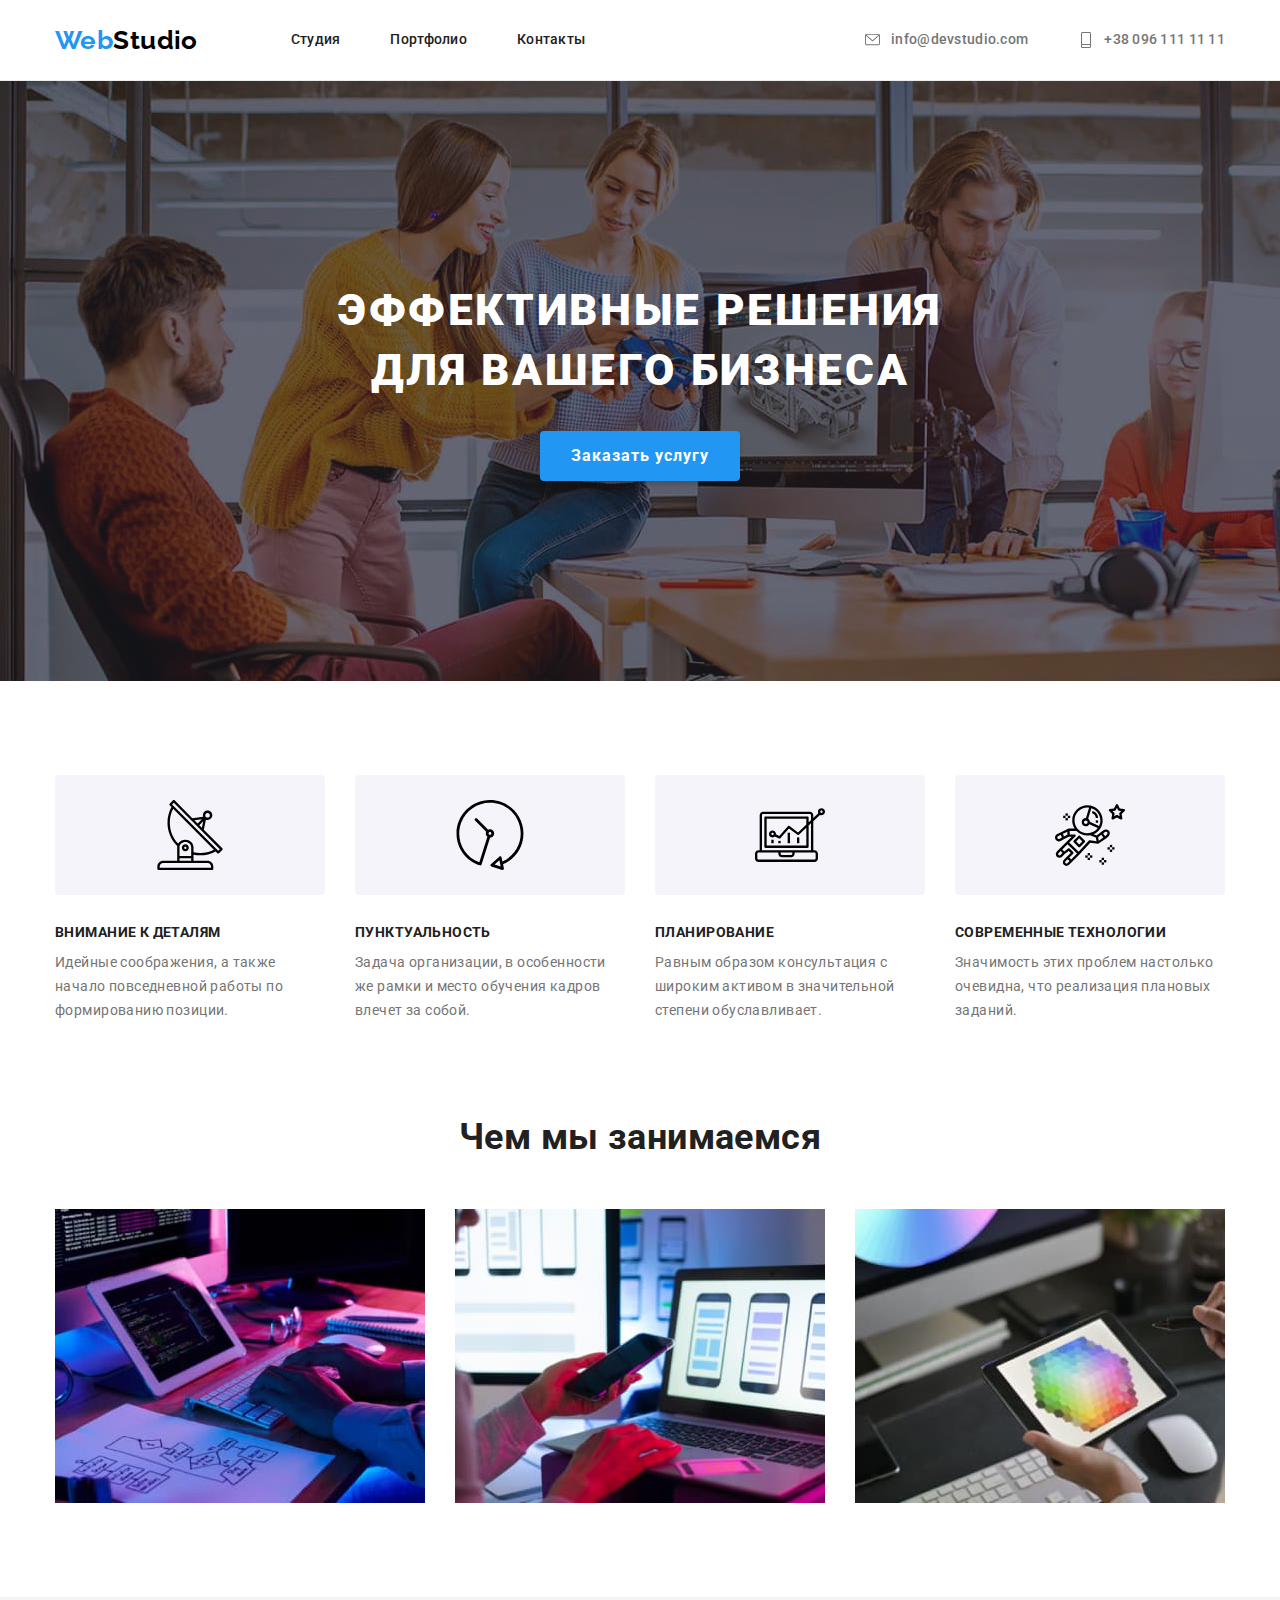
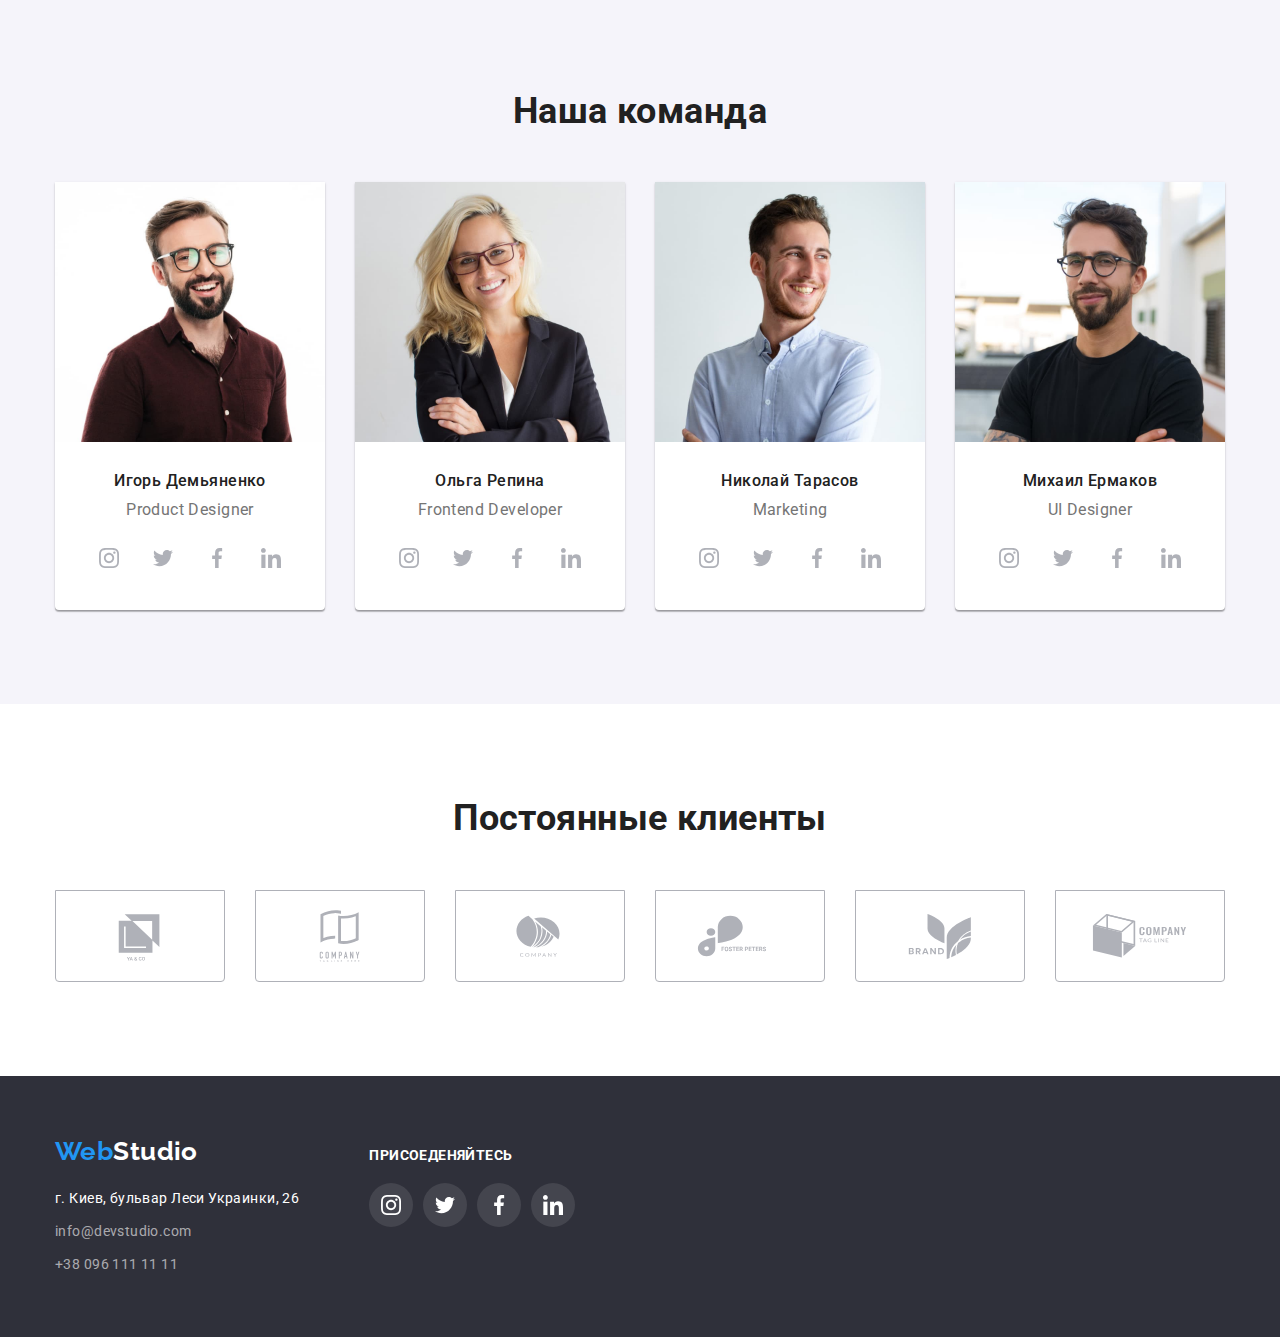
<file: index.html>
<!DOCTYPE html>
<html lang="ru">
<head>
    <meta charset="UTF-8">
    <meta http-equiv="X-UA-Compatible" content="IE=edge">
    <meta name="viewport" content="width=device-width, initial-scale=1.0">
    <title>Studio</title>
    <link rel="preconnect" href="https://fonts.googleapis.com">
    <link rel="preconnect" href="https://fonts.gstatic.com" crossorigin>
    <link href="https://fonts.googleapis.com/css2?family=Raleway:wght@700&family=Roboto:wght@400;500;700;900&display=swap" rel="stylesheet">
    <link rel="stylesheet" href="https://cdnjs.cloudflare.com/ajax/libs/modern-normalize/1.0.0/modern-normalize.min.css" />
    <link rel="stylesheet" href="./css/styles.css" />
</head>
<body>
<!--Шапка сайта-->
    <header class="top page-header">
        <div class="conteiner header-wrap">
        <nav class="nav">
            <a href="./index.html" lang="en" class="logo"><span>Web</span>Studio</a>
            <ul class="list">
                <li class="nav-item"><a href="./index.html" class="nav-link">Студия</a></li>
                <li class="nav-item"><a href="./portfolio.html" class="nav-link">Портфолио</a></li>
                <li class="nav-item"><a href="/Contacts" class="nav-link">Контакты</a></li>
            </ul>
        </nav>
        <ul class="contacts">
            <li class="cont-item">
                <a href="mailto:info@devstudio.com" class="cont-link"><svg class="header-icon letter">
                    <use href="./images/symbol-defs.svg#icon-letterHdr"></use>
                    </svg>info@devstudio.com</a></li>
            <li class="cont-item">
                <a href="tel:+380961111111" class="cont-link"><svg class="header-icon phone">
                    <use href="./images/symbol-defs.svg#icon-phoneHdr"></use>
                    </svg>+38 096 111 11 11</a></li>
        </ul>
        </div>
    </header>
    <main>
<!--Секция HERO-->
            <section class="hero">
            <div class="conteiner">
            <h1>Эффективные решения для вашего бизнеса</h1>
            <button type="button" class="btn-studio">Заказать услугу</button>
            </div>
            </section>
<!--Секция "Наши достоинства"-->
            <section class="dignity section">
            <div class="conteiner">
            <h2 class="hide">Почему именно мы?</h2>
            <ul class="dignity-list">
                <li class="dignity-item">
                    <div class="thumb-item">
                        <svg class="thumb-item-icon">
                            <use href="./images/symbol-defs.svg#icon-antenna" width="70" height="70"></use>
                        </svg>
                    </div>
                    <h3 class="dignity-title">Внимание к деталям</h3>
                    <p class="dignity-text">
                        Идейные соображения, а также начало повседневной работы по формированию позиции.
                    </p>
                </li>
                <li class="dignity-item">
                    <div class="thumb-item">
                        <svg class="thumb-item-icon">
                            <use href="./images/symbol-defs.svg#icon-clock" width="70" height="70"></use>
                        </svg>
                    </div>
                    <h3 class="dignity-title">Пунктуальность</h3>
                    <p class="dignity-text">
                        Задача организации, в особенности же рамки и место обучения кадров влечет за собой.
                    </p>
                </li>
                <li class="dignity-item">
                    <div class="thumb-item">
                        <svg class="thumb-item-icon">
                            <use href="./images/symbol-defs.svg#icon-diagram" width="70" height="70"></use>
                        </svg>
                    </div>
                    <h3 class="dignity-title">Планирование</h3>
                    <p class="dignity-text">
                        Равным образом консультация с широким активом в значительной степени обуславливает.
                    </p>
                </li>
                <li class="dignity-item">
                    <div class="thumb-item">
                        <svg class="thumb-item-icon">
                            <use href="./images/symbol-defs.svg#icon-astronaut" width="70" height="70"></use>
                        </svg>
                    </div>
                    <h3 class="dignity-title">Современные технологии</h3>
                    <p class="dignity-text">
                        Значимость этих проблем настолько очевидна, что реализация плановых заданий.
                    </p>
                </li>
            </ul>
            </div>
        </section>
            
<!--Секция "Чем мы занимаемся"-->
            <section class="about-work section ">
                <div class="conteiner">
                <h2 class="about-work-title">Чем мы занимаемся</h2>
                <ul class="abou-w-list">
                    <li class="a-w-item"><img src="./images/img1(1).jpg" alt="Создание сайтов" width="370" height="294"></li>
                    <li class="a-w-item"><img src="./images/img2(1).jpg" alt="Создание мобильных приложений" width="370" height="294"></li>
                    <li class="a-w-item"><img src="./images/img3(1).jpg" alt="Дизайн" width="370" height="294"></li>
                </ul>
                </div>
            </section>
<!--Секция "Наша команда"-->
            <section class="team section">
                <div class="conteiner">
                <h2 class="about-work-title">Наша команда</h2>
                <ul class="team-list">
                    <li class="team-item"><img src="./images/igor(1).jpg" alt="Игорь Демьяненко" width="270" height="260" class="team-img">
                        <div class="our-team">
                        <h3 class="team-title">Игорь Демьяненко</h3>
                        <p lang="en" class="team-text">Product Designer</p>
                        <div class="conteiner-network">
                            <ul class="team-item-network">
                                <li class="team-item-network-item">
                                    <a href="https://www.instagram.com/" target="_blank" class="team-item-link">
                                        <svg class="team-item-pas" width="20" height="20">
                                            <use href="./images/symbol-defs1.svg#icon-instagram"></use>
                                        </svg>
                                    </a>
                                </li>
                                <li class="team-item-network-item">
                                    <a href="" class="team-item-link">
                                        <svg class="team-item-pas" width="20" height="20">
                                            <use href="./images/symbol-defs1.svg#icon-twitter"></use>
                                        </svg>
                                    </a>
                                </li>
                                <li class="team-item-network-item">
                                    <a href="" class="team-item-link">
                                        <svg class="team-item-pas" width="20" height="20">
                                            <use href="./images/symbol-defs1.svg#icon-facebook"></use>
                                        </svg>
                                    </a>
                                </li>
                                <li class="team-item-network-item">
                                    <a href="" class="team-item-link">
                                        <svg class="team-item-pas" width="20" height="20">
                                            <use href="./images/symbol-defs1.svg#icon-linkedin"></use>
                                        </svg>
                                    </a>
                                </li>
                            </ul>
                        </div>
                    </div>
                        
                    </li>
                    <li class="team-item"><img src="./images/olga(1).jpg" alt="Ольга Репина" width="270" height="260" class="team-img">
                        <div class="our-team">
                        <h3 class="team-title">Ольга Репина</h3>
                        <p lang="en" class="team-text">Frontend Developer</p>
                        <div class="conteiner-network">
                            <ul class="team-item-network">
                                <li class="team-item-network-item">
                                    <a href="https://www.instagram.com/" target="_blank" class="team-item-link">
                                        <svg class="team-item-pas" width="20" height="20">
                                            <use href="./images/symbol-defs1.svg#icon-instagram"></use>
                                        </svg>
                                    </a>
                                </li>
                                <li class="team-item-network-item">
                                    <a href="" class="team-item-link">
                                        <svg class="team-item-pas" width="20" height="20">
                                            <use href="./images/symbol-defs1.svg#icon-twitter"></use>
                                        </svg>
                                    </a>
                                </li>
                                <li class="team-item-network-item">
                                    <a href="" class="team-item-link">
                                        <svg class="team-item-pas" width="20" height="20">
                                            <use href="./images/symbol-defs1.svg#icon-facebook"></use>
                                        </svg>
                                    </a>
                                </li>
                                <li class="team-item-network-item">
                                    <a href="" class="team-item-link">
                                        <svg class="team-item-pas" width="20" height="20">
                                            <use href="./images/symbol-defs1.svg#icon-linkedin"></use>
                                        </svg>
                                    </a>
                                </li>
                            </ul>
                        </div>
                    </div>
                        
                    </li>
                    <li class="team-item"><img src="./images/nikola(1).jpg" alt="Николай Тарасов" width="270" height="260" class="team-img">
                        <div class="our-team">
                        <h3 class="team-title">Николай Тарасов</h3>
                        <p lang="en" class="team-text">Marketing</p>
                        <div class="conteiner-network">
                            <ul class="team-item-network">
                                <li class="team-item-network-item">
                                    <a href="https://www.instagram.com/" target="_blank" class="team-item-link">
                                        <svg class="team-item-pas" width="20" height="20">
                                            <use href="./images/symbol-defs1.svg#icon-instagram"></use>
                                        </svg>
                                    </a>
                                </li>
                                <li class="team-item-network-item">
                                    <a href="" class="team-item-link">
                                        <svg class="team-item-pas" width="20" height="20">
                                            <use href="./images/symbol-defs1.svg#icon-twitter"></use>
                                        </svg>
                                    </a>
                                </li>
                                <li class="team-item-network-item">
                                    <a href="" class="team-item-link">
                                        <svg class="team-item-pas" width="20" height="20">
                                            <use href="./images/symbol-defs1.svg#icon-facebook"></use>
                                        </svg>
                                    </a>
                                </li>
                                <li class="team-item-network-item">
                                    <a href="" class="team-item-link">
                                        <svg class="team-item-pas" width="20" height="20">
                                            <use href="./images/symbol-defs1.svg#icon-linkedin"></use>
                                        </svg>
                                    </a>
                                </li>
                            </ul>
                        </div>
                    </div>
                    </li>
                    <li class="team-item"><img src="./images/mishel(1).jpg" alt="Михаил Ермаков" width="270" height="260" class="team-img">
                        <div class="our-team">
                        <h3 class="team-title">Михаил Ермаков</h3>
                        <p lang="en" class="team-text">UI Designer</p>
                        <div class="conteiner-network">
                            <ul class="team-item-network">
                                <li class="team-item-network-item">
                                    <a href="https://www.instagram.com/" target="_blank" class="team-item-link">
                                        <svg class="team-item-pas" width="20" height="20">
                                            <use href="./images/symbol-defs1.svg#icon-instagram"></use>
                                        </svg>
                                    </a>
                                </li>
                                <li class="team-item-network-item">
                                    <a href="" class="team-item-link">
                                        <svg class="team-item-pas" width="20" height="20">
                                            <use href="./images/symbol-defs1.svg#icon-twitter"></use>
                                        </svg>
                                    </a>
                                </li>
                                <li class="team-item-network-item">
                                    <a href="" class="team-item-link">
                                        <svg class="team-item-pas" width="20" height="20">
                                            <use href="./images/symbol-defs1.svg#icon-facebook"></use>
                                        </svg>
                                    </a>
                                </li>
                                <li class="team-item-network-item">
                                    <a href="" class="team-item-link">
                                        <svg class="team-item-pas" width="20" height="20">
                                            <use href="./images/symbol-defs1.svg#icon-linkedin"></use>
                                        </svg>
                                    </a>
                                </li>
                            </ul>
                        </div>
                    </div>
                    </li>
                </ul>
                </div>
            </section>
            <!-- Постоянные клиенты -->
            <section class="client section">
                <div class="conteiner">
                    <h2 class="about-work-title">Постоянные клиенты</h2>
                    <ul class="client-list">
                        <li class="client-list-path">
                            <a href="" class="old-clients">
                                <svg class="client-list-item" width="106" height="60">
                                    <use href="./images/symbol-defs1.svg#icon-Logo1"></use></svg>
                            </a>
                        </li>
                        <li class="client-list-path">
                            <a href="" class="old-clients">
                                <svg class="client-list-item" width="106" height="60">
                                    <use href="./images/symbol-defs1.svg#icon-Logo2"></use>
                                </svg>
                            </a>
                        </li>
                        <li class="client-list-path">
                            <a href="" class="old-clients">
                                <svg class="client-list-item" width="106" height="60">
                                    <use href="./images/symbol-defs1.svg#icon-Logo3"></use>
                                </svg>
                            </a>
                        </li>
                        <li class="client-list-path">
                            <a href="" class="old-clients">
                                <svg class="client-list-item" width="106" height="60">
                                    <use href="./images/symbol-defs1.svg#icon-Logo4"></use>
                                </svg>
                            </a>
                        </li>
                        <li class="client-list-path">
                            <a href="" class="old-clients">
                                <svg class="client-list-item" width="106" height="60">
                                    <use href="./images/symbol-defs1.svg#icon-Logo5"></use>
                                </svg>
                            </a>
                        </li>
                        <li class="client-list-path">
                            <a href="" class="old-clients">
                                <svg class="client-list-item" width="106" height="60">
                                    <use href="./images/symbol-defs1.svg#icon-Logo6"></use>
                                </svg>
                            </a>
                        </li>
                                               
                    </ul>
                </div>

            </section>
    </main>
<!--Подвал сайта-->
    <footer class="ftr">
        <div class="conteiner ftr-dad">
            <div class="ftr-main">
            <a href="./index.html" lang="en" class="logo"><span>Web</span>Studio</a>
            <address>
                <ul class="ftr-list">
                    <li class="ftr-item"><a href="https://goo.gl/maps/syK6WyoSJA7LZPz8A" target="_blank" rel="noopener noreferrer"
                            class="ftr-street">г. Киев, бульвар Леси Украинки, 26</a></li>
                    <li class="ftr-item"><a class="ftr-contacts ftr-sc" href="mailto:info@devstudio.com">info@devstudio.com</a></li>
                    <li class="ftr-item"><a class="ftr-contacts" href="tel:+380961111111">+38 096 111 11 11</a></li>
                </ul>
            </address>
            </div>
            <div class="ftr-socnetwork">
            <p><strong>Присоеденяйтесь</strong></p>
            <ul class="ftr-socnetwork-list">
               <li class="ftr-list-item">
                    <a href="" class="ftr-list-item-link">
                        <svg class="ftr-icon" width="20" height="20">
                            <use href="./images/symbol-defs.svg#icon-instagramFtr"></use>
                        </svg>
                    </a>
                </li>
                <li class="ftr-list-item">
                    <a href="" class="ftr-list-item-link">
                        <svg class="ftr-icon" width="20" height="20">
                            <use href="./images/symbol-defs.svg#icon-twitterFtr"></use>
                        </svg>
                    </a>
                </li>
                <li class="ftr-list-item">
                    <a href="" class="ftr-list-item-link">
                        <svg class="ftr-icon" width="20" height="20">
                            <use href="./images/symbol-defs.svg#icon-facebookFtr"></use>
                        </svg>
                    </a>
                </li>
                <li class="ftr-list-item">
                    <a href="" class="ftr-list-item-link">
                        <svg class="ftr-icon" width="20" height="20">
                            <use href="./images/symbol-defs.svg#icon-linkedinFtr"></use>
                        </svg>
                    </a>
                </li>
                
            </ul>
            </div>
        </div>
    </footer>
     <!--Скрипт для паддинга боди, чтобы фиксированная шапка не наплывала на него -->
   <script>
      const { height: pageHeaderHeight } = document
        .querySelector(".page-header")
        .getBoundingClientRect();
      document.body.style.paddingTop = `${pageHeaderHeight}px`;
    </script>
</body>
</html>
</file>
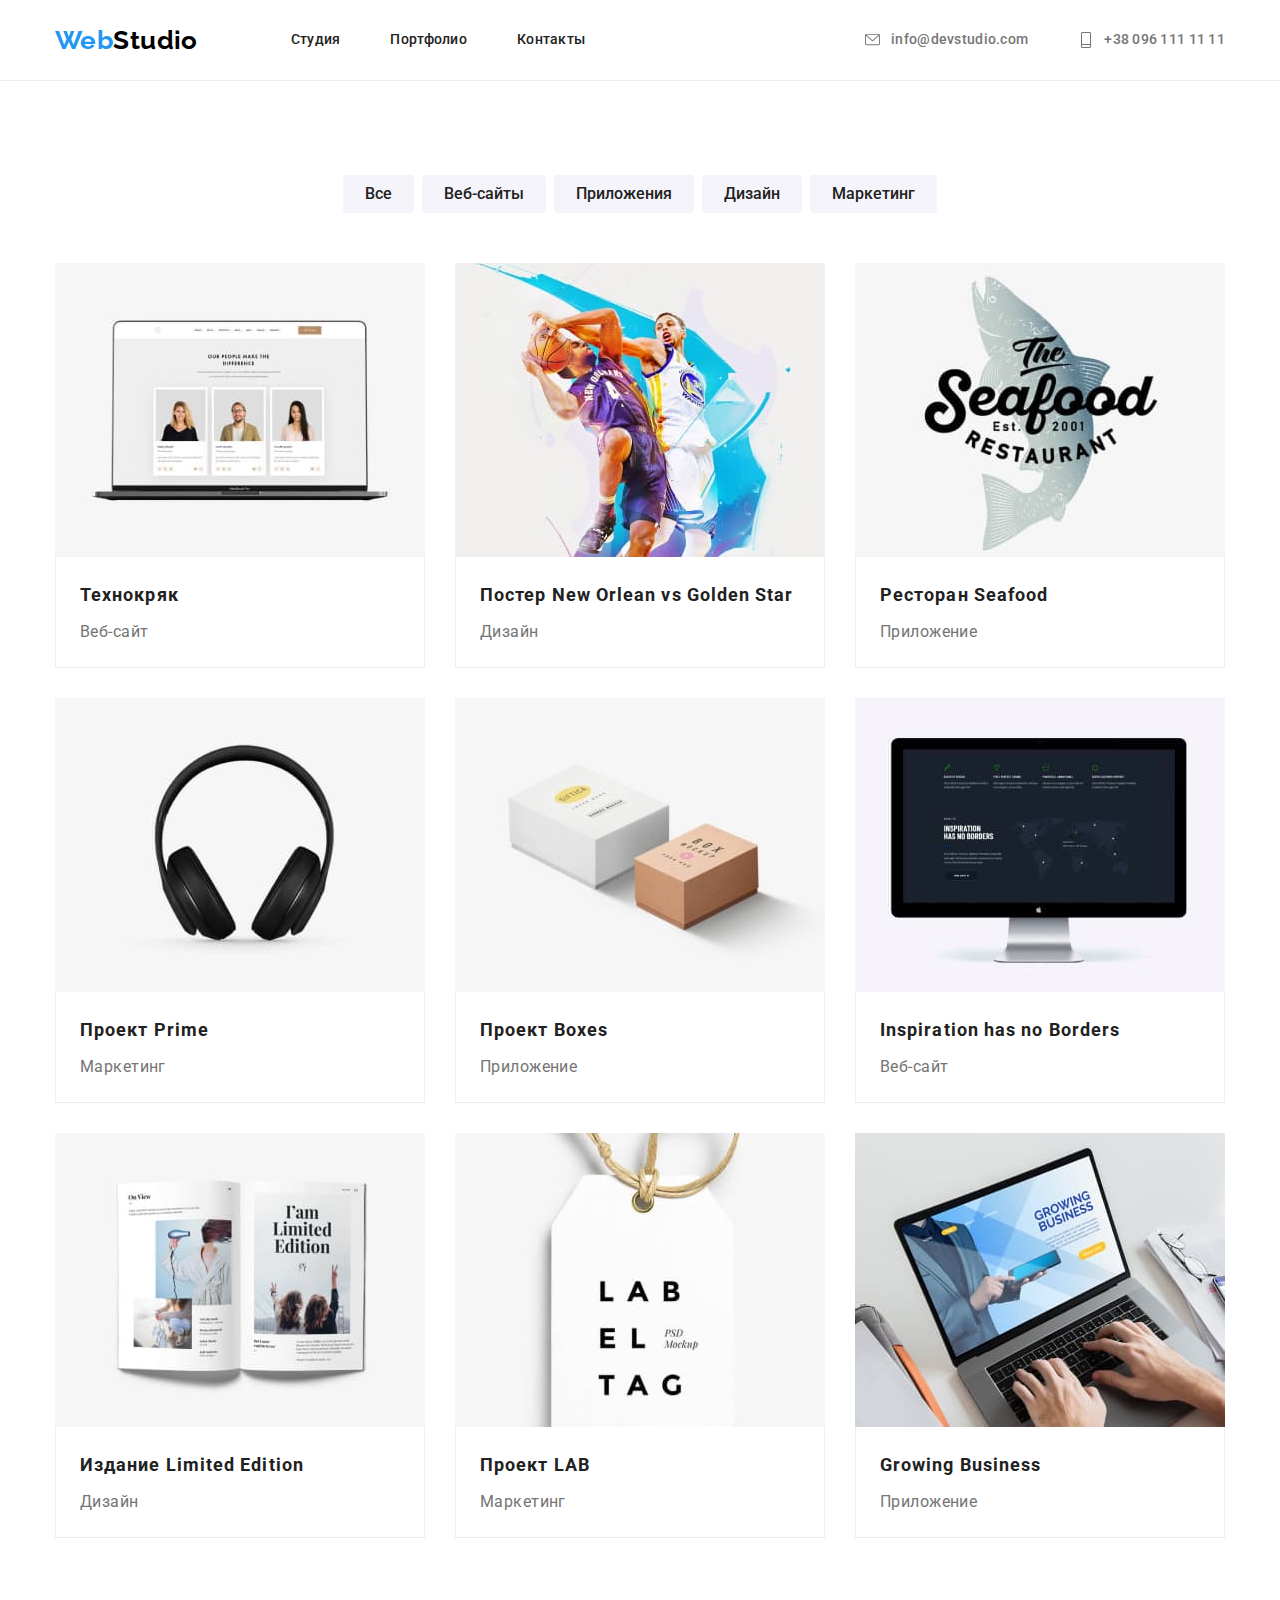
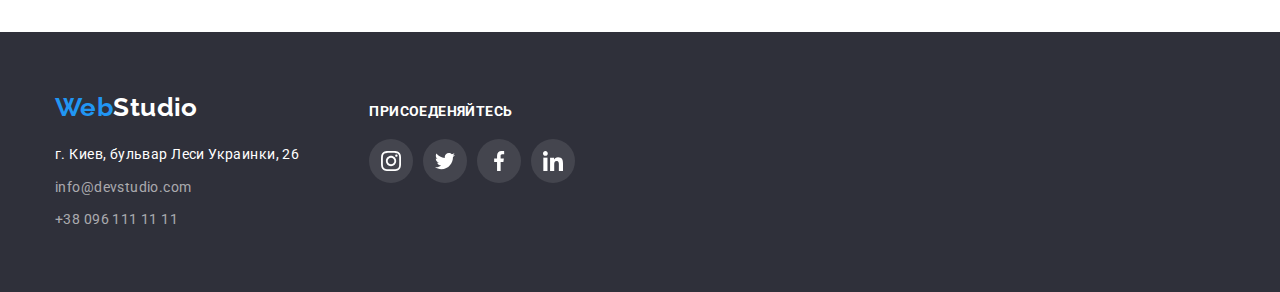
<file: portfolio.html>
<!DOCTYPE html>
<html lang="ru">

<head>
    <meta charset="UTF-8">
    <meta http-equiv="X-UA-Compatible" content="IE=edge">
    <meta name="viewport" content="width=device-width, initial-scale=1.0">
    <title>Portfolio</title>
    <link rel="preconnect" href="https://fonts.googleapis.com">
    <link rel="preconnect" href="https://fonts.gstatic.com" crossorigin>
    <link href="https://fonts.googleapis.com/css2?family=Raleway:wght@700&family=Roboto:wght@400;500;700;900&display=swap" rel="stylesheet">
    <link rel="stylesheet" href="https://cdnjs.cloudflare.com/ajax/libs/modern-normalize/1.0.0/modern-normalize.min.css" />
    <link rel="stylesheet" href="./css/styles.css" />
</head>
<body>
        <!--Шапка сайта-->
        <header class="top page-header">
            <div class="conteiner header-wrap">
                <nav class="nav">
                    <a href="./index.html" lang="en" class="logo"><span>Web</span>Studio</a>
                    <ul class="list">
                        <li class="nav-item"><a href="./index.html" class="nav-link">Студия</a></li>
                        <li class="nav-item"><a href="./portfolio.html" class="nav-link">Портфолио</a></li>
                        <li class="nav-item"><a href="/Contacts" class="nav-link">Контакты</a></li>
                    </ul>
                </nav>
                <ul class="contacts">
                    <li class="cont-item">
                        <a href="mailto:info@devstudio.com" class="cont-link"><svg class="header-icon letter">
                                <use href="./images/symbol-defs.svg#icon-letterHdr"></use>
                            </svg>info@devstudio.com</a>
                    </li>
                    <li class="cont-item">
                        <a href="tel:+380961111111" class="cont-link"><svg class="header-icon phone">
                                <use href="./images/symbol-defs.svg#icon-phoneHdr"></use>
                            </svg>+38 096 111 11 11</a>
                    </li>
                </ul>
            </div>
        </header>
    <main>
        <section class="port-our-work section">
            <div class="conteiner">
            <h1 class="hide">Наши роботы</h1>
        <ul class="port-btn-list">
            <li class="item"><button type="button" class="port-btn">Все</button></li>
            <li class="item"><button type="button" class="port-btn">Веб-сайты</button></li>
            <li class="item"><button type="button" class="port-btn">Приложения</button></li>
            <li class="item"><button type="button" class="port-btn">Дизайн</button></li>
            <li class="item"><button type="button" class="port-btn">Маркетинг</button></li>
        </ul> 
        <ul class="port-list">
            <li class="port-item">
                <a class="port-item-link" href=""><img src="./images/img11.jpg" alt="Ноутбук" width="370" class="port-list-img">
                <div class="port-bord">
                <h2 class="port-title">Технокряк</h2>
                <p class="port-text">Веб-сайт</p>
                </div>
                </a>   
            </li>
            <li class="port-item">
                <a class="port-item-link" href=""><img src="./images/img22.jpg" alt="Баскетболисты" width="370" class="port-list-img">
                <div class="port-bord">
                <h2 class="port-title">Постер New Orlean vs Golden Star</h2>
                <p class="port-text">Дизайн</p>  
                </div>
                </a>
            </li>
            <li class="port-item">
                <a class="port-item-link" href=""><img src="./images/img33.jpg" alt="Логотип рыбного ресторана" width="370" class="port-list-img">
                <div class="port-bord">
                <h2 class="port-title">Ресторан Seafood</h2>
                <p class="port-text">Приложение</p>   
                </div>
                </a>
            </li>
            <li class="port-item">
                <a class="port-item-link" href=""><img src="./images/img44.jpg" alt="Наушники" width="370" class="port-list-img">
                <div class="port-bord">
                <h2 class="port-title">Проект Prime</h2>
                <p class="port-text">Маркетинг</p>  
                </div>
                </a>
            </li>
            <li class="port-item">
                <a class="port-item-link" href=""><img src="./images/img55.jpg" alt="Две коробки" width="370" class="port-list-img">
                <div class="port-bord">
                <h2 class="port-title">Проект Boxes</h2>
                <p class="port-text">Приложение</p>
                </div>
                </a>
            </li>
            <li class="port-item">
                <a class="port-item-link" href=""><img src="./images/img66.jpg" alt="Монитор" width="370" class="port-list-img">
                <div class="port-bord">
                <h2 class="port-title">Inspiration has no Borders</h2>
                <p class="port-text">Веб-сайт</p>  
                </div>
                </a>
            </li>
            <li class="port-item">
                <a class="port-item-link" href=""><img src="./images/img77.jpg" alt="Журнал" width="370" class="port-list-img">
                <div class="port-bord">
                <h2 class="port-title">Издание Limited Edition</h2>
                <p class="port-text">Дизайн</p>    
                </div>
                </a>
            </li>
            <li class="port-item">
                <a class="port-item-link" href=""><img src="./images/img88.jpg" alt="Этикетка" width="370" class="port-list-img">
                <div class="port-bord">
                <h2 class="port-title">Проект LAB</h2>
                <p class="port-text">Маркетинг</p>    
                </div>
                </a>
            </li>
            <li class="port-item">
                <a class="port-item-link" href=""><img src="./images/img99.jpg" alt="Набор текста" width="370" class="port-list-img">
                <div class="port-bord">
                <h2 class="port-title">Growing Business</h2>
                <p class="port-text">Приложение</p>   
                </div>
                </a>
            </li>
        </ul>
        </div>
        </section>
    </main>
    <!--Подвал сайта-->
    <footer class="ftr">
        <div class="conteiner ftr-dad">
            <div class="ftr-main">
                <a href="./index.html" lang="en" class="logo"><span>Web</span>Studio</a>
                <address>
                    <ul class="ftr-list">
                        <li class="ftr-item"><a href="https://goo.gl/maps/syK6WyoSJA7LZPz8A" target="_blank"
                                rel="noopener noreferrer" class="ftr-street">г. Киев, бульвар Леси Украинки, 26</a></li>
                        <li class="ftr-item"><a class="ftr-contacts ftr-sc"
                                href="mailto:info@devstudio.com">info@devstudio.com</a></li>
                        <li class="ftr-item"><a class="ftr-contacts" href="tel:+380961111111">+38 096 111 11 11</a></li>
                    </ul>
                </address>
            </div>
            <div class="ftr-socnetwork">
                <p><strong>Присоеденяйтесь</strong></p>
                <ul class="ftr-socnetwork-list">
                    <li class="ftr-list-item">
                        <a href="" class="ftr-list-item-link">
                            <svg class="ftr-icon" width="20" height="20">
                                <use href="./images/symbol-defs.svg#icon-instagramFtr"></use>
                            </svg>
                        </a>
                    </li>
                    <li class="ftr-list-item">
                        <a href="" class="ftr-list-item-link">
                            <svg class="ftr-icon" width="20" height="20">
                                <use href="./images/symbol-defs.svg#icon-twitterFtr"></use>
                            </svg>
                        </a>
                    </li>
                    <li class="ftr-list-item">
                        <a href="" class="ftr-list-item-link">
                            <svg class="ftr-icon" width="20" height="20">
                                <use href="./images/symbol-defs.svg#icon-facebookFtr"></use>
                            </svg>
                        </a>
                    </li>
                    <li class="ftr-list-item">
                        <a href="" class="ftr-list-item-link">
                            <svg class="ftr-icon" width="20" height="20">
                                <use href="./images/symbol-defs.svg#icon-linkedinFtr"></use>
                            </svg>
                        </a>
                    </li>
    
                </ul>
            </div>
        </div>
    </footer>
    <script>
        const { height: pageHeaderHeight } = document
            .querySelector(".page-header")
            .getBoundingClientRect();
        document.body.style.paddingTop = `${pageHeaderHeight}px`;
    </script>
</body>
</html>
</file>
<file: css/styles.css>
:root {
  --main-background-color: #e5e5e5;
  --logo-color: #2196f3;
  --title-text-color: #212121;
  --white-next-color: #ffffff;
  --hero-color: #2f303a;
  --context-color: #757575;
  --team-bg-color: #f5f4fa;
  --label-color: #000000;
  --ftr-contacts-color: rgba(255, 255, 255, 0.6);
}
html {
  box-sizing: border-box;
}
*,
*::before,
*::after {
  box-sizing: inherit;
}
body {
  background-color: var(--white-next-color);
  font-family: 'Roboto', sans-serif;
  font-size: 14px;
  letter-spacing: 0.03em;
  color: var(--context-color);
}
.conteiner {
  width: 1200px;
  margin-left: auto;
  margin-right: auto;
  padding-left: 15px;
  padding-right: 15px;
}
.section {
  padding-bottom: 94px;
  padding-top: 94px;
}
h1,
h2,
h3,
h4,
h5,
h6,
p {
  margin: 0;
  padding: 0;
}
ul {
  padding: 0;
  margin: 0;
}
li {
  list-style: none;
}
img {
  display: block;
  max-width: 100%;
  height: auto;
}

/* Щапка сaйта */
/* фиксируем шапку сайта при скроле вниз 1-е 4-е строки
Также при этом задаем боди падинг-топ на высоту шапки - Но лучше это сдеать через JS!!! */
.top {
  position: fixed;
  width: 100%;
  top: 0;
  left: 0;
  background-color: var(--white-next-color);
  border-bottom: 1px solid #ececec;
  display: flex;
  align-items: center;
}
.nav {
  display: flex;
  align-items: center;
}
.header-wrap {
  display: flex;
  align-items: center;
}
.nav > .list {
  display: flex;
}
/* Задаем элементам отступы (кроме последнего ребенка) */
.nav-item:not(:last-child) {
  margin-right: 50px;
}
.nav-link {
  display: block;
  padding-top: 32px;
  padding-bottom: 32px;
}
/* Логотип */
.logo {
  text-decoration: none;
  font-family: 'Raleway', sans-serif;
  font-style: normal;
  font-weight: 700;
  font-size: 26px;
  line-height: 1.19;
  color: var(--label-color);
  margin-right: 93px;
}
.logo > span {
  color: var(--logo-color);
}
.list a {
  list-style: none;
  text-decoration: none;
  font-weight: 500;
  line-height: 1.14;
  letter-spacing: 0.02em;
  color: var(--title-text-color);
}
.list a:hover,
.list a:focus {
  color: var(--logo-color);
}
.logo:active,
.logo:focus {
  color: var(--logo-color);
}
.list li {
  list-style-type: none;
}
.contacts {
  display: flex;
  margin-top: 0;
  margin-bottom: 0;
  margin-left: auto;
  padding: 0;
}
.contacts a {
  text-decoration: none;
  font-weight: 500;
  line-height: 1.14;
  letter-spacing: 0.02em;
  color: var(--context-color);
  align-self: baseline;
}
.contacts a:hover,
.contacts a:focus {
  color: var(--logo-color);
}
.header-icon {
  margin: 0;
  padding: 0;
  margin-right: 10px;
  fill: currentColor;
}
.letter {
  width: 17px;
  height: 15px;
}
.phone {
  width: 16px;
  height: 16px;
}
.header-icon:hover .header-icon:focus {
  fill: var(--logo-color);
}
/* Убираем отступы крайнего элемена 2-й способ  ЛУЧШИЙ!!!*/
.cont-item + .cont-item {
  margin-left: 50px;
}
.cont-item {
  list-style-type: none;
  display: flex;
}
.cont-link {
  display: flex;
  align-items: center;
  padding-top: 32px;
  padding-bottom: 32px;
}
/* Секция герой */
.hero {
  background: var(--hero-color);
  max-width: 1600px;
  height: 600px;
  /* Многослойный фон: сначала прозрачный фон (затемнение) (с помощью градиента,
  потом ставим картинку) */
  background-image: linear-gradient(to right, rgba(47, 48, 58, 0.4), rgba(47, 48, 58, 0.4)),
    url(../images/Imgfon1.jpg);
  background-size: cover;
  padding-top: 200px;
  padding-bottom: 200px;
  text-align: center;
  margin-left: auto;
  margin-right: auto;
}
.hero h1 {
  width: 696px;
  margin: 0 auto;
  font-weight: 900;
  font-size: 44px;
  line-height: 1.36;
  letter-spacing: 0.06em;
  text-transform: uppercase;
  margin-bottom: 30px;
  color: var(--white-next-color);
}
/* Кнопка герой */
.btn-studio {
  font-family: 'Roboto', sans-serif;
  width: 200px;
  height: 50px;
  left: 685px;
  top: 430px;
  background: var(--logo-color);
  border: none;
  box-shadow: 0px 4px 4px rgba(0, 0, 0, 0.15);
  border-radius: 4px;
  font-weight: 700;
  font-size: 16px;
  line-height: 1.87;
  letter-spacing: 0.06em;
  color: var(--white-next-color);
}
/* Секция достоинства */

.hide {
  display: none;
}
.dignity {
  padding-bottom: 0;
}
.dignity-list {
  padding: 0;
  display: flex;
  flex-wrap: wrap;
  /* легкий способ растянуть элементы */
  justify-content: space-between;
}
/* Отображение ширины в % от родителя  (100% - сумма маржинов в строке -1(крайний)) / на количество элементов в строке*/
.dignity-item {
  width: calc((100% - 90px) / 4);
  list-style-type: none;
}
.dignity-item:not(:last-child) {
  margin-right: 30px;
}
.thumb-item {
  display: flex;
  align-items: center;
  justify-content: center;
  width: 270px;
  height: 120px;
  background-color: #f5f4fa;
  border-radius: 4px;
  margin-bottom: 30px;
}
.thumb-item-icon {
  width: 70px;
  height: 70px;
}
/* Добовляем в списки картинки через "before" */
/* .dignity-item::before {
  display: block;
  background-size: contain;
  background-repeat: no-repeat;
  background-position: center;
  content: '';
  height: 120px;
  margin-bottom: 30px;
} */
/* Заливаем картинки через -background-image- и -:before*/
/* .dignity-item-antena::before {
  background-image: url(../images/Group6antena\(png1\).png);
}
.dignity-item-clock::before {
  background-image: url(../images/Group2clock\(png1\).png);
}
.dignity-item-computer::before {
  background-image: url(../images/Group3computer\(png1\).png);
}
.dignity-item-cosmo::before {
  background-image: url(../images/Group4cosmo\(png1\).png);
} */
.dignity-title {
  font-size: 14px;
  font-weight: 700;
  line-height: 1.14;
  text-transform: uppercase;
  color: var(--title-text-color);
  margin-bottom: 10px;
}
.dignity-text {
  line-height: 1.71;
}
/* Секция Чем мы занимаемся */
.abou-w-list {
  display: flex;
  justify-content: space-between;
}
.about-work li {
  list-style-type: none;
}
.about-work-title {
  font-weight: 700;
  font-size: 36px;
  line-height: 1.16;
  text-align: center;
  color: var(--title-text-color);
  margin-bottom: 50px;
}
/* Секция Наша команда */
.team {
  padding-top: 94px;
  background-color: var(--team-bg-color);
}

.team-list {
  display: flex;
}
.team-item {
  list-style-type: none;
  width: 270px;
  border-radius: 0px 0px 4px 4px;
  background-color: var(--white-next-color);
  box-shadow: 0px 1px 3px rgba(0, 0, 0, 0.12), 0px 1px 1px rgba(0, 0, 0, 0.14),
    0px 2px 1px rgba(0, 0, 0, 0.2);
}
.team-item + .team-item {
  margin-left: 30px;
}
.team-title {
  font-weight: 500;
  font-size: 16px;
  line-height: 1.18;
  color: var(--title-text-color);
  margin-top: 0;
  margin-bottom: 0;
  margin-bottom: 10px;
}
.team-text {
  font-size: 16px;
  line-height: 1.18;
}
.our-team {
  text-align: center;
  padding-top: 30px;
  padding-bottom: 30px;
}
.team-item-network {
  display: flex;
  margin-top: 16px;
}
/* Задаем параметры иконки внутри рамки */
.team-item-link {
  display: flex;
  justify-content: center;
  align-items: center;
  fill: #afb1b8;
  width: 44px;
  height: 44px;
  border-radius: 50%;
}
.team-item-link:hover,
.team-item-link:focus {
  fill: var(--white-next-color);
  background-color: var(--logo-color);
}
.team-item-network-item:not(:last-child) {
  margin-right: 10px;
}
.team-item-pas {
  display: block;
  margin: auto;
  background-position: center;

  /* margin-bottom: 42px; */
}
.conteiner-network {
  /* margin-left: 32px;
  margin-right: 32px; */
  margin: 0 32px 0 32px;
}

/* Постоянные клиенты */

.client-list {
  display: flex;
  align-content: center;
}
.client-list-path:not(:last-child) {
  margin-right: 30px;
}
.old-clients {
  display: flex;
  justify-content: center;
  fill: #afb1b8;
  width: 170px;
  height: 92px;
  text-align: center;
  border: 1px solid #afb1b8;
  border-radius: 0px 0px 4px 4px;
}
.client-list-item {
  margin-top: 16px;
  margin-bottom: 16px;
}
.old-clients:hover,
.old-clients:focus {
  fill: var(--logo-color);
  border-color: var(--logo-color);
}

/* Подвал */
.ftr {
  max-width: 1600px;
  background-color: var(--hero-color);
  margin-left: auto;
  margin-right: auto;
  padding-top: 60px;
}
.ftr-list a:hover,
.ftr-list a:focus {
  color: var(--logo-color);
}
.ftr .logo:active {
  color: var(--logo-color);
}
.ftr-list {
  list-style: none;
  padding-bottom: 60px;
}
.ftr-sc:not(:last-child) {
  margin-bottom: 9px;
}
.ftr-list a {
  text-decoration: none;
}
.ftr .logo {
  display: inline-block;
  font-weight: 700;
  font-size: 26px;
  line-height: 1.19;
  color: var(--white-next-color);
  margin-bottom: 20px;
}
.ftr-street,
.ftr-contacts {
  font-style: normal;
  line-height: 1.71;
  color: var(--white-next-color);
  display: block;
}
.ftr-contacts {
  color: var(--ftr-contacts-color);
}
.ftr-item:not(:last-child) {
  margin-bottom: 9px;
}
.ftr-socnetwork > p {
  text-transform: uppercase;
  color: var(--white-next-color);
  margin-bottom: 20px;
}
.ftr-dad {
  display: flex;
  align-items: baseline;
}
.ftr-socnetwork {
  display: block;
  align-items: baseline;
  margin-right: auto;
  margin-left: 70px;
}
.ftr-socnetwork-list {
  display: flex;
}
.ftr-icon {
  fill: var(--white-next-color);
}
.ftr-list-item:not(:last-child) {
  margin-right: 10px;
}
/* Задаем параметры иконки внутри рамки */
.ftr-list-item-link {
  display: flex;
  justify-content: center;
  align-items: center;
  width: 44px;
  height: 44px;
  border-radius: 50%;
  background-color: rgba(255, 255, 255, 0.1);
}

.ftr-list-item-link:hover,
.ftr-list-item-link:focus {
  background-color: var(--logo-color);
}

.hide {
  display: none;
}
/* Кнопки  !!!!*/
.port-btn-list {
  list-style: none;
  display: flex;
  justify-content: center;
}
.port-btn-list > .item:not(:last-child) {
  margin-right: 8.12px;
}
.port-btn {
  height: 38px;
  background: var(--team-bg-color);
  border: none;
  border-radius: 4px;
  font-family: inherit;
  font-style: normal;
  font-weight: 500;
  font-size: 16px;
  line-height: 1.62;
  text-align: center;
  color: var(--title-text-color);
  cursor: pointer;
  padding: 6px 22px;
}
.port-btn:hover,
.port-btn:focus {
  background: var(--logo-color);
  box-shadow: 0px 3px 1px rgba(0, 0, 0, 0.1), 0px 1px 2px rgba(0, 0, 0, 0.08),
    0px 2px 2px rgba(0, 0, 0, 0.12);
  border-radius: 4px;
  font-family: inherit;
  font-weight: 500;
  font-size: 16px;
  line-height: 1.62;
  text-align: center;
  color: var(--white-next-color);
  box-shadow: 0px 3px 1px rgba(0, 0, 0, 0.1), 0px 1px 2px rgba(0, 0, 0, 0.08),
    0px 2px 2px rgba(0, 0, 0, 0.12);
}
/* Список изображений */
.port-list {
  list-style: none;
  margin-top: 50px;
  display: flex;
  flex-wrap: wrap;
}
.port-item {
  width: 370px;
  margin-right: 30px;
  margin-bottom: 30px;
}
.port-item-link {
  display: block;
}

.port-item-link:hover,
.port-item-link:focus {
  box-shadow: 0px 4px 4px rgba(0, 0, 0, 0.25);
}
.port-bord {
  border-bottom: 1px solid #eeeeee;
  border-left: 1px solid #eeeeee;
  border-right: 1px solid #eeeeee;
  padding-top: 20px;
  padding-bottom: 20px;
  padding-left: 24px;
  padding-right: 24px;
}
/* Даем каждому третьему элементу в списке нулевой правый и верхний маржин!!! */
.port-item:nth-child(3n) {
  margin-right: 0;
}
/* первым трем */
/* .port-item:nth-child(-n+3) {
  margin-top: 0; */
/* нижней строке обнуляем нижние маржины */
/* .port-item:nth-last-child(-n+3) {
  margin-bottom: 0;*/
.port-item:nth-last-child(-n + 3) {
  margin-bottom: 0;
}
.port-list a {
  text-decoration: none;
}
.port-title {
  font-weight: 700;
  font-size: 18px;
  line-height: 2;
  letter-spacing: 0.06em;
  color: var(--title-text-color);
  margin-bottom: 3.98px;
}
.port-text {
  font-size: 16px;
  line-height: 1.87;
  color: var(--context-color);
}
</file>
